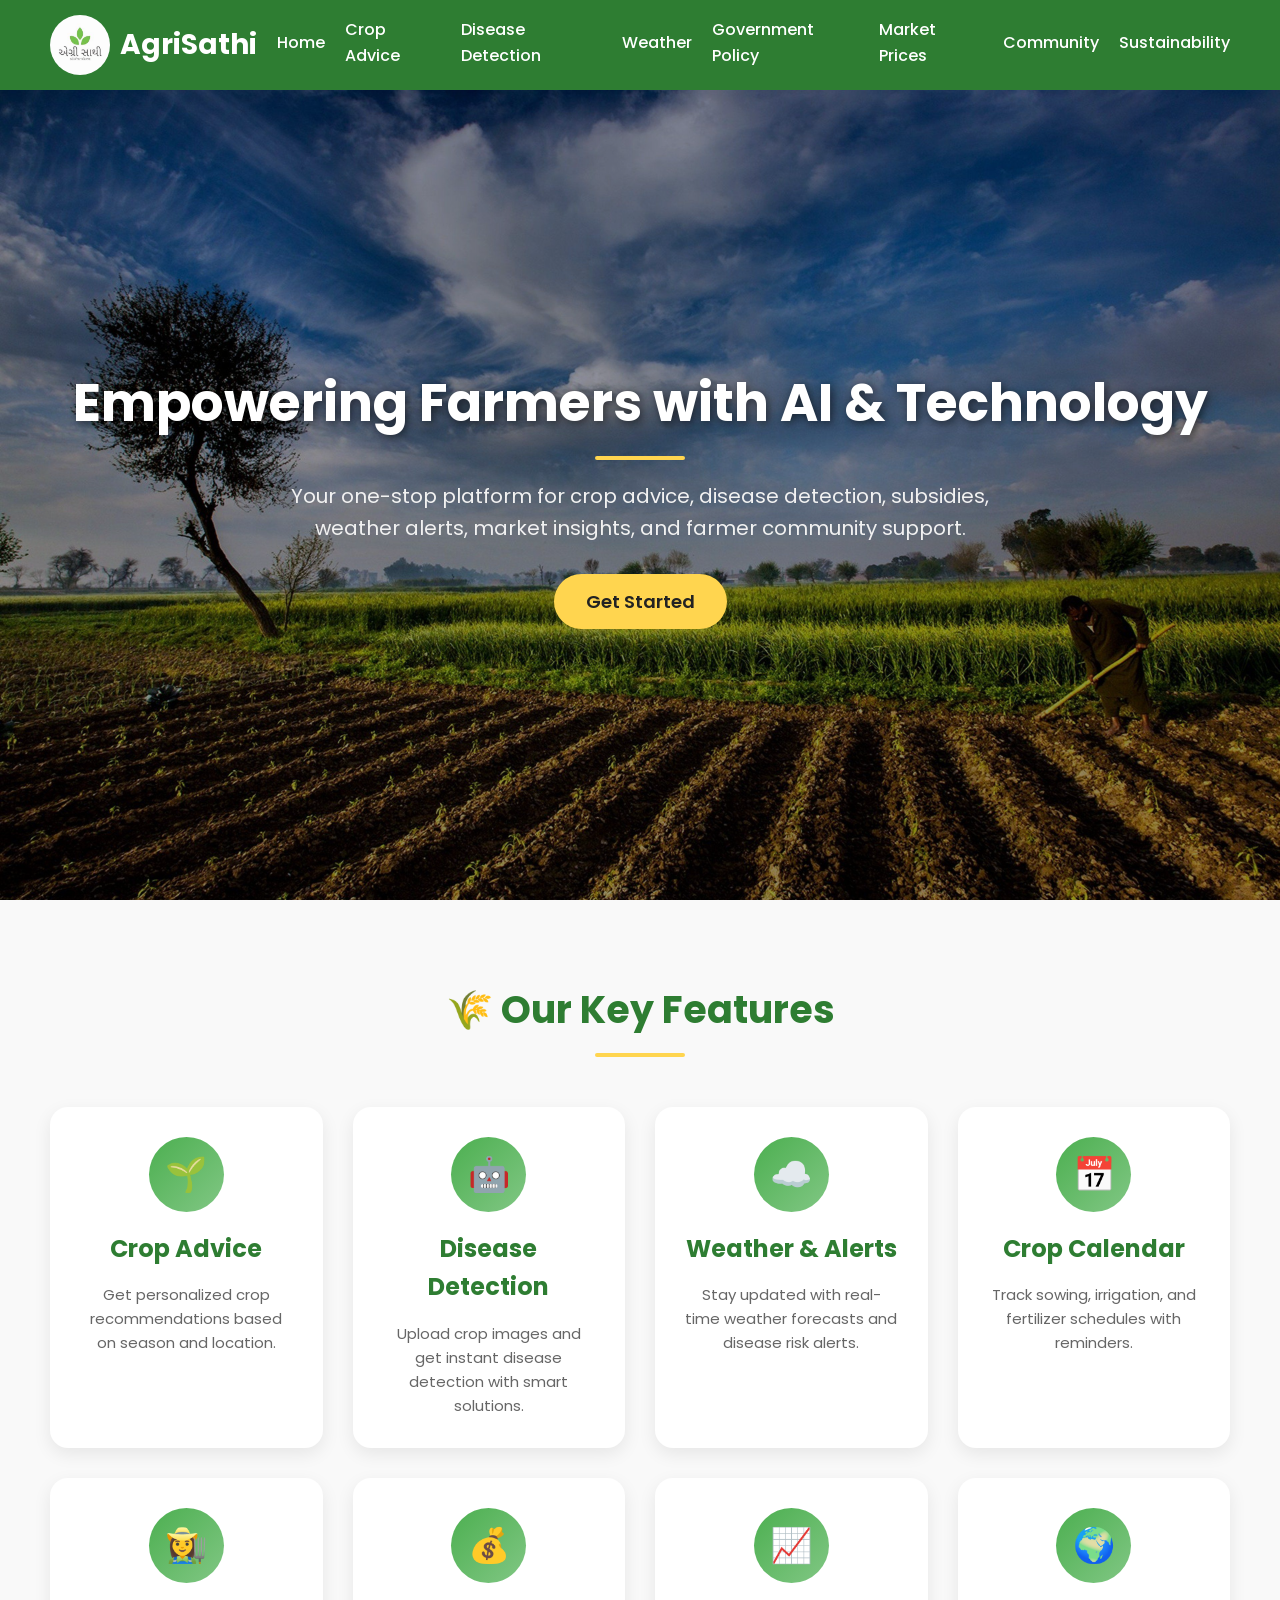
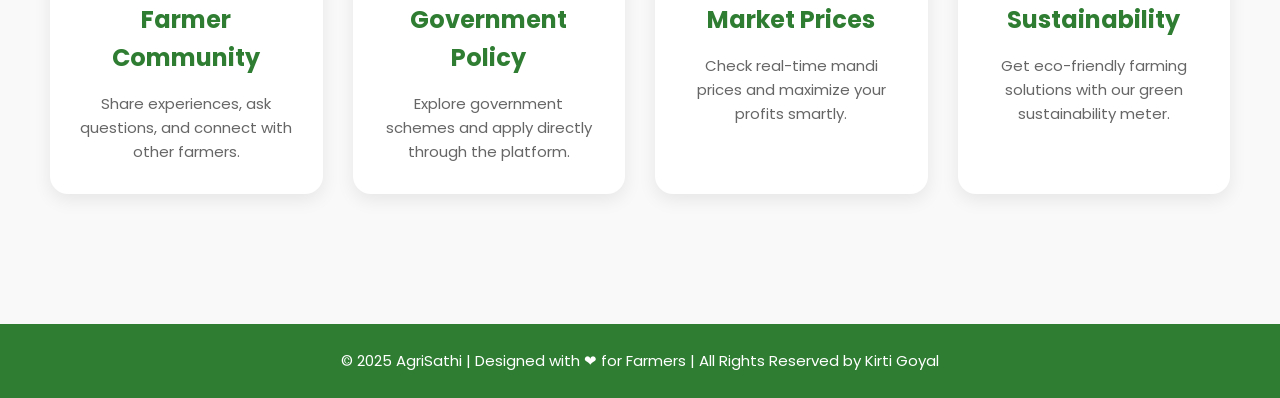
<file: index.html>
<!DOCTYPE html>
<html lang="en">

<head>
  <meta charset="UTF-8">
  <meta name="viewport" content="width=device-width, initial-scale=1.0">

  <title>AgriSathi - Smart Farming Platform</title>

  <!-- Google Font -->
  <link rel="preconnect" href="https://fonts.googleapis.com">
  <link rel="preconnect" href="https://fonts.gstatic.com" crossorigin>

  <link href="https://fonts.googleapis.com/css2?family=Poppins:wght@300;400;500;600;700&display=swap"
    rel="stylesheet">

  <!-- CSS File -->
  <link rel="stylesheet" href="style.css">
</head>

<body>

  <!-- ================= NAVBAR ================= -->

  <header>

    <div class="logo">
      <img src="images/logo.png" alt="AgriSathi Logo">
      <h1>AgriSathi</h1>
    </div>

    <!-- Mobile Menu Button -->
    <div class="menu-toggle" id="menu-toggle">
      ☰
    </div>

    <!-- Navigation -->
    <nav id="navbar">
      <a href="#features">Home</a>
      <a href="cropAdvice.html">Crop Advice</a>
      <a href="diseaseDetection.html">Disease Detection</a>
      <a href="weather.html">Weather</a>
      <a href="subsidies.html">Government Policy</a>
      <a href="marketPrice.html">Market Prices</a>
      <a href="community.html">Community</a>
      <a href="sustainability.html">Sustainability</a>
    </nav>

  </header>

  <!-- ================= HERO SECTION ================= -->

  <section class="hero">

    <h2>Empowering Farmers with AI & Technology</h2>

    <p>
      Your one-stop platform for crop advice, disease detection,
      subsidies, weather alerts, market insights, and farmer
      community support.
    </p>

    <a href="#features">
      <button>Get Started</button>
    </a>

  </section>

  <!-- ================= FEATURES SECTION ================= -->

  <section id="features">

    <h2>🌾 Our Key Features</h2>

    <div class="cards">

      <!-- Crop Advice -->
      <a href="cropAdvice.html" class="card">
        <div class="icon">🌱</div>
        <h3>Crop Advice</h3>
        <p>
          Get personalized crop recommendations based on
          season and location.
        </p>
      </a>

      <!-- Disease Detection -->
      <a href="diseaseDetection.html" class="card">
        <div class="icon">🤖</div>
        <h3>Disease Detection</h3>
        <p>
          Upload crop images and get instant disease
          detection with smart solutions.
        </p>
      </a>

      <!-- Weather -->
      <a href="weather.html" class="card">
        <div class="icon">☁️</div>
        <h3>Weather & Alerts</h3>
        <p>
          Stay updated with real-time weather forecasts
          and disease risk alerts.
        </p>
      </a>

      <!-- Crop Calendar -->
      <a href="cropCalender.html" class="card">
        <div class="icon">📅</div>
        <h3>Crop Calendar</h3>
        <p>
          Track sowing, irrigation, and fertilizer
          schedules with reminders.
        </p>
      </a>

      <!-- Farmer Community -->
      <a href="community.html" class="card">
        <div class="icon">👩‍🌾</div>
        <h3>Farmer Community</h3>
        <p>
          Share experiences, ask questions, and connect
          with other farmers.
        </p>
      </a>

      <!-- Government Policy -->
      <a href="subsidies.html" class="card">
        <div class="icon">💰</div>
        <h3>Government Policy</h3>
        <p>
          Explore government schemes and apply directly
          through the platform.
        </p>
      </a>

      <!-- Market Prices -->
      <a href="marketPrice.html" class="card">
        <div class="icon">📈</div>
        <h3>Market Prices</h3>
        <p>
          Check real-time mandi prices and maximize
          your profits smartly.
        </p>
      </a>

      <!-- Sustainability -->
      <a href="sustainability.html" class="card">
        <div class="icon">🌍</div>
        <h3>Sustainability</h3>
        <p>
          Get eco-friendly farming solutions with our
          green sustainability meter.
        </p>
      </a>

    </div>

  </section>

  <!-- ================= FOOTER ================= -->

  <footer>
    <p>
      © 2025 AgriSathi |
      Designed with ❤ for Farmers |
      All Rights Reserved by Kirti Goyal
    </p>
  </footer>

  <!-- ================= MOBILE MENU SCRIPT ================= -->

  <script>

    const menuToggle = document.getElementById("menu-toggle");
    const navbar = document.getElementById("navbar");

    menuToggle.addEventListener("click", () => {
      navbar.classList.toggle("active");
    });

  </script>

</body>

</html>
</file>
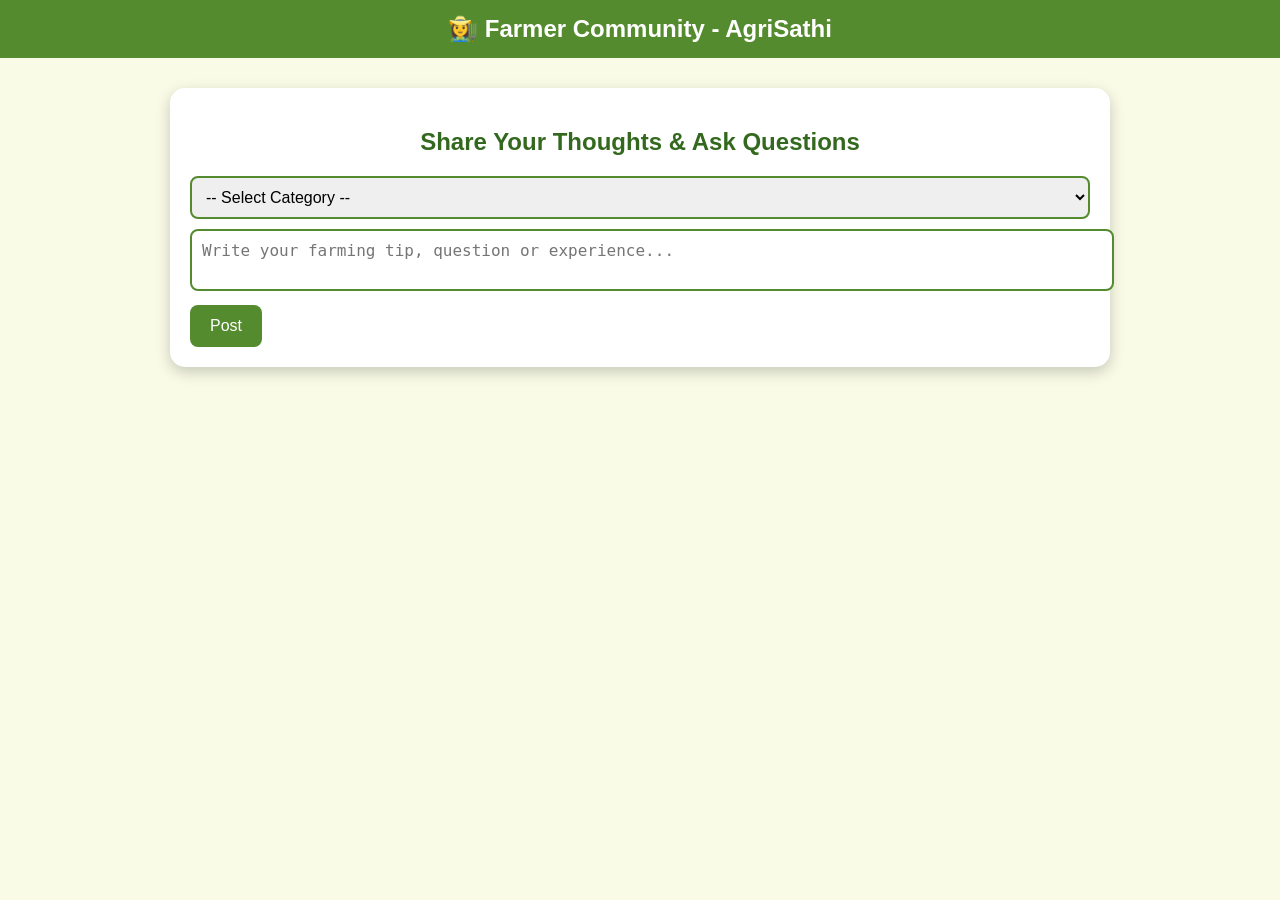
<file: community.html>
<!DOCTYPE html>
<html lang="en">
<head>
  <meta charset="UTF-8">
  <meta name="viewport" content="width=device-width, initial-scale=1.0">
  <title>Farmer Community - AgriSathi</title>
  <style>
    body {
      font-family: 'Poppins', sans-serif;
      background: #f9fbe7;
      margin: 0;
      padding: 0;
    }

    header {
      background: #558b2f;
      color: white;
      padding: 15px;
      text-align: center;
      font-size: 24px;
      font-weight: bold;
    }

    .container {
      max-width: 900px;
      margin: 30px auto;
      background: white;
      padding: 20px;
      border-radius: 15px;
      box-shadow: 0 5px 15px rgba(0,0,0,0.2);
    }

    h2 {
      text-align: center;
      color: #33691e;
    }

    .post-form textarea, .post-form select {
      width: 100%;
      padding: 10px;
      font-size: 16px;
      border-radius: 8px;
      border: 2px solid #558b2f;
      outline: none;
      margin-bottom: 10px;
      resize: none;
    }

    .post-form button {
      background: #558b2f;
      color: white;
      padding: 12px 20px;
      border: none;
      border-radius: 8px;
      cursor: pointer;
      font-size: 16px;
      transition: 0.3s;
    }

    .post-form button:hover {
      background: #33691e;
    }

    .post {
      background: #f1f8e9;
      padding: 15px;
      border-radius: 10px;
      margin-bottom: 20px;
      border-left: 6px solid #558b2f;
    }

    .post small {
      color: #666;
    }

    .actions {
      margin-top: 10px;
    }

    .actions button {
      background: none;
      border: none;
      color: #2e7d32;
      font-weight: bold;
      cursor: pointer;
      margin-right: 15px;
      transition: 0.3s;
    }

    .actions button:hover {
      color: #1b5e20;
    }

    .comment-section {
      margin-top: 10px;
      padding-left: 20px;
    }

    .comment {
      background: #e6ee9c;
      padding: 8px;
      border-radius: 6px;
      margin: 5px 0;
    }

    .comment-input {
      width: 90%;
      padding: 6px;
      border-radius: 6px;
      border: 1px solid #aaa;
    }

    .comment-btn {
      padding: 6px 10px;
      background: #558b2f;
      color: white;
      border: none;
      border-radius: 5px;
      cursor: pointer;
      margin-top: 5px;
    }

    .comment-btn:hover {
      background: #33691e;
    }
  </style>
</head>
<body>

  <header>👩‍🌾 Farmer Community - AgriSathi</header>

  <div class="container">
    <h2>Share Your Thoughts & Ask Questions</h2>

    <!-- Post Form -->
    <div class="post-form">
      <select id="category">
        <option value="">-- Select Category --</option>
        <option value="Crops">🌱 Crops</option>
        <option value="Irrigation">💧 Irrigation</option>
        <option value="Subsidy">💰 Subsidy</option>
        <option value="Pesticides">🧴 Pesticides</option>
        <option value="General">📢 General</option>
      </select>
      <textarea id="postInput" placeholder="Write your farming tip, question or experience..."></textarea>
      <button onclick="addPost()">Post</button>
    </div>

    <!-- Posts Section -->
    <div class="posts" id="posts"></div>
  </div>
<script>
  function loadPosts() {
    const posts = JSON.parse(localStorage.getItem("communityPosts")) || [];
    const postsDiv = document.getElementById("posts");
    postsDiv.innerHTML = "";

    posts.forEach((post, index) => {
      const postDiv = document.createElement("div");
      postDiv.classList.add("post");

      let commentsHTML = "";
      post.comments.forEach(c => {
        commentsHTML += `<div class="comment">${c}</div>`;
      });

      postDiv.innerHTML = `
        <p><b>[${post.category}]</b> ${post.text}</p>
        <small>📅 ${post.date}</small>
        <div class="actions">
          <button onclick="likePost(${index})">👍 Like (${post.likes})</button>
          <button onclick="toggleCommentBox(${index})">💬 Comment</button>
        </div>
        <div class="comment-section" id="comment-section-${index}" style="display:none;">
          ${commentsHTML}
          <input type="text" class="comment-input" id="comment-input-${index}" placeholder="Write a comment...">
          <button class="comment-btn" onclick="addComment(${index})">Add</button>
        </div>
      `;
      postsDiv.appendChild(postDiv);
    });
  }

  function addPost() {
    const input = document.getElementById("postInput");
    const category = document.getElementById("category").value;
    const text = input.value.trim();
    if (text === "" || category === "") {
      alert("Please select category and write something before posting.");
      return;
    }

    const posts = JSON.parse(localStorage.getItem("communityPosts")) || [];
    posts.unshift({
      category,
      text,
      date: new Date().toLocaleString(),
      likes: 0,
      comments: []
    });
    localStorage.setItem("communityPosts", JSON.stringify(posts));

    input.value = "";
    document.getElementById("category").value = "";
    loadPosts();
  }

  function likePost(index) {
    const posts = JSON.parse(localStorage.getItem("communityPosts")) || [];
    posts[index].likes++;
    localStorage.setItem("communityPosts", JSON.stringify(posts));
    loadPosts();
  }

  function addComment(index) {
    const input = document.getElementById(`comment-input-${index}`);
    const text = input.value.trim();
    if (text === "") return;

    const posts = JSON.parse(localStorage.getItem("communityPosts")) || [];
    posts[index].comments.push(text);
    localStorage.setItem("communityPosts", JSON.stringify(posts));
    loadPosts();
  }

  function toggleCommentBox(index) {
    const section = document.getElementById(`comment-section-${index}`);
    section.style.display = section.style.display === "none" ? "block" : "none";
  }

  loadPosts();
</script>

</body>
</html>
</file>
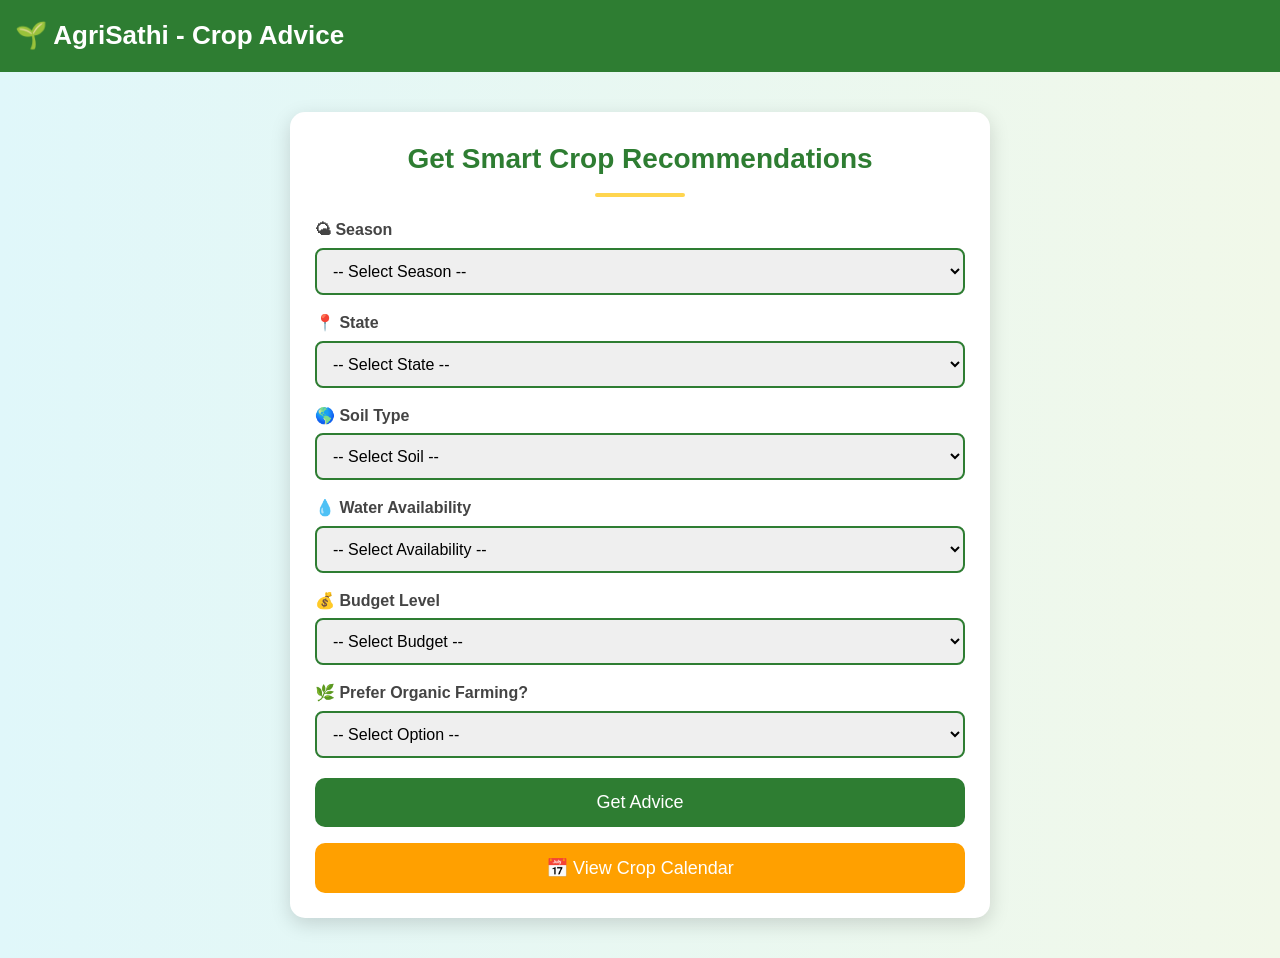
<file: cropAdvice.html>
<!DOCTYPE html>
<html lang="en">
<head>
  <meta charset="UTF-8" />
  <meta name="viewport" content="width=device-width, initial-scale=1.0" />
  <title>Crop Advice - AgriSathi</title>
  <link rel="stylesheet" href="style.css" />
  <style>
    body {
      font-family: 'Poppins', sans-serif;
      background: linear-gradient(to right, #e0f7fa, #f1f8e9);
      margin: 0;
      padding: 0;
    }

    header {
      background: #2e7d32;
      padding: 15px;
      text-align: center;
      color: white;
      font-size: 26px;
      font-weight: bold;
    }

    .advice-section {
      max-width: 700px;
      margin: 40px auto;
      padding: 25px;
      background: white;
      border-radius: 15px;
      box-shadow: 0 6px 20px rgba(0, 0, 0, 0.15);
      text-align: center;
      animation: fadeIn 1s ease-in-out;
    }

    @keyframes fadeIn {
      from {
        opacity: 0;
        transform: translateY(20px);
      }
      to {
        opacity: 1;
        transform: translateY(0);
      }
    }

    .advice-section h2 {
      margin-bottom: 20px;
      color: #2e7d32;
      font-size: 28px;
    }

    form {
      text-align: left;
    }

    label {
      display: block;
      font-weight: 600;
      margin: 15px 0 5px;
      color: #444;
    }

    select,
    input {
      width: 100%;
      padding: 12px;
      border: 2px solid #2e7d32;
      border-radius: 8px;
      font-size: 16px;
      outline: none;
      transition: 0.3s;
    }

    select:focus,
    input:focus {
      border-color: #66bb6a;
      box-shadow: 0 0 8px rgba(46, 125, 50, 0.4);
    }

    button {
      margin-top: 20px;
      width: 100%;
      padding: 14px;
      font-size: 18px;
      background: #2e7d32;
      color: white;
      border: none;
      border-radius: 10px;
      cursor: pointer;
      transition: 0.3s;
    }

    button:hover {
      background: #1b5e20;
      transform: scale(1.03);
    }

    #result {
      margin-top: 25px;
      padding: 20px;
      background: #e8f5e9;
      border-left: 6px solid #2e7d32;
      border-radius: 8px;
      font-size: 18px;
      display: none;
    }
  </style>
</head>
<body>
  <header>🌱 AgriSathi - Crop Advice</header>

  <section class="advice-section">
    <h2>Get Smart Crop Recommendations</h2>
    <form id="adviceForm">
      <label for="season">🌤 Season</label>
      <select id="season" required>
        <option value="">-- Select Season --</option>
        <option value="summer">Summer</option>
        <option value="monsoon">Monsoon</option>
        <option value="winter">Winter</option>
      </select>

      <label for="state">📍 State</label>
      <select id="state" required>
        <option value="">-- Select State --</option>
        <option value="Rajasthan">Rajasthan</option>
        <option value="Punjab">Punjab</option>
        <option value="Maharashtra">Maharashtra</option>
        <option value="UP">Uttar Pradesh</option>
      </select>

      <label for="soil">🌎 Soil Type</label>
      <select id="soil" required>
        <option value="">-- Select Soil --</option>
        <option value="black">Black Soil</option>
        <option value="red">Red Soil</option>
        <option value="alluvial">Alluvial Soil</option>
        <option value="sandy">Sandy Soil</option>
      </select>

      <label for="water">💧 Water Availability</label>
      <select id="water" required>
        <option value="">-- Select Availability --</option>
        <option value="low">Low</option>
        <option value="medium">Medium</option>
        <option value="high">High</option>
      </select>

      <label for="budget">💰 Budget Level</label>
      <select id="budget" required>
        <option value="">-- Select Budget --</option>
        <option value="low">Low Budget</option>
        <option value="medium">Medium Budget</option>
        <option value="high">High Budget</option>
      </select>

      <label for="organic">🌿 Prefer Organic Farming?</label>
      <select id="organic" required>
        <option value="">-- Select Option --</option>
        <option value="yes">Yes</option>
        <option value="no">No</option>
      </select>

      <button type="submit">Get Advice</button>
    </form>

    <div id="result"></div>
<button id="toCalendar" style="margin-top:16px;background:#ffa000;color:#fff;border-radius:10px;border:none;padding:14px 0;font-size:18px;cursor:pointer;transition:0.3s;">
  📅 View Crop Calendar
</button>
  </section>

  <script>
    async function getExternalAdvice(state, season, soil, water, organic) {
      const apiKey = "YOUR_AGRIO_API_KEY";
      const url = `https://api.agrio.app/advisory?state=${state}&season=${season}&soil=${soil}&water=${water}`;

      try {
        const res = await fetch(url, {
          method: "GET",
          headers: {
            "Authorization": `Bearer ${apiKey}`,
            "Content-Type": "application/json"
          }
        });
        if (res.ok) {
          const json = await res.json();
          return json.recommendedCrops;
        } else {
          throw new Error("API not OK");
        }
      } catch (error) {
        console.log("API error, using local data:", error);
        return null;
      }
    }

    document.getElementById("adviceForm").addEventListener("submit", async function (event) {
      event.preventDefault();

      const season = document.getElementById("season").value;
      const state = document.getElementById("state").value;
      const soil = document.getElementById("soil").value;
      const water = document.getElementById("water").value;
      const budget = document.getElementById("budget").value;
      const organic = document.getElementById("organic").value;

      let advice = "<h3>✅ Based on Inputs:</h3>";

      const external = await getExternalAdvice(state, season, soil, water, organic);
      if (external && external.length > 0) {
        advice += `<p>Suggested (via API): ${external.join(", ")}</p>`;
      } else {
        const local = {
          "Rajasthan": {
            "monsoon": ["Bajra", "Moong", "Groundnut"],
            "winter": ["Wheat", "Barley"]
          },
          "Maharashtra": {
            "monsoon": ["Bajra", "Moong", "Groundnut"],
            "winter": ["Wheat", "Barley"]
          },
          "UP": {
            "monsoon": ["Bajra", "Moong", "Groundnut"],
            "winter": ["Wheat", "Barley"]
          },
          "Punjab": {
            "monsoon": ["Paddy", "Maize"],
            "winter": ["Wheat", "Mustard"]
          }
        };
        if (local[state] && local[state][season]) {
          advice += `<p>Suggested (local): ${local[state][season].join(", ")}</p>`;
        } else {
          advice += "<p>No suggestion found. Try adjusting soil, water or season.</p>";
        }
      }

      if (organic === "yes") {
        advice += "<p>🌿 You prefer organic farming, consider using organic fertilizers and biopesticides.</p>";
      }

      const resultDiv = document.getElementById("result");
      resultDiv.style.display = "block";
      resultDiv.innerHTML = advice;

      document.getElementById("toCalendar").addEventListener("click", function () {
  // Change the path below to your crop calendar file or route
  window.location.href = "cropCalender.html";
});
    });
  </script>
</body>
</html>
</file>
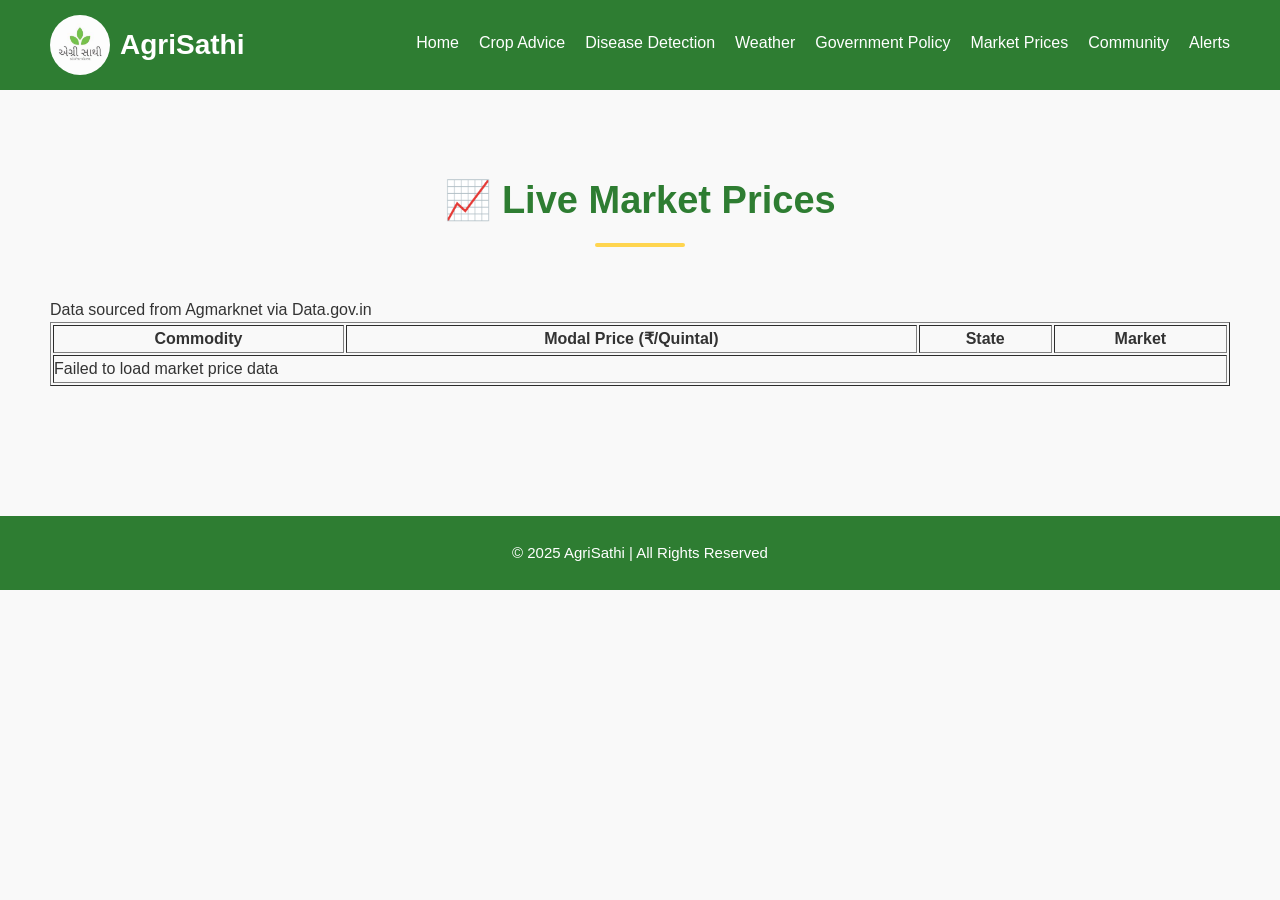
<file: marketPrice.html>
<!DOCTYPE html>
<html lang="en">
<head>
  <meta charset="UTF-8">
  <meta name="viewport" content="width=device-width, initial-scale=1.0">
  <title>Market Prices - AgriSathi</title>
  <link rel="stylesheet" href="style.css">
</head>
<body>
  <header>
    <div class="logo">
      <img src="images/logo.png" alt="AgriSathi Logo">
      <h1>AgriSathi</h1>
    </div>
    <nav>
      <a href="index.html">Home</a>
      <a href="cropAdvice.html">Crop Advice</a>
      <a href="diseaseDetection.html">Disease Detection</a>
      <a href="weather.html">Weather</a>
      <a href="subsidies.html">Government Policy</a>
      <a href="marketPrice.html" class="active">Market Prices</a>
      <a href="community.html">Community</a>
      <a href="alerts.html">Alerts</a>
    </nav>
  </header>

  <section>
    <h2>📈 Live Market Prices</h2>
    <p>Data sourced from Agmarknet via Data.gov.in</p>

    <table border="1" cellpadding="10" width="100%">
      <thead>
        <tr>
          <th>Commodity</th>
          <th>Modal Price (₹/Quintal)</th>
          <th>State</th>
          <th>Market</th>
        </tr>
      </thead>
      <tbody id="priceTable">
        <tr><td colspan="4">Loading...</td></tr>
      </tbody>
    </table>
  </section>

  <footer>
    <p>© 2025 AgriSathi | All Rights Reserved</p>
  </footer>

  <script src="market.js"></script>
</body>
</html>
</file>
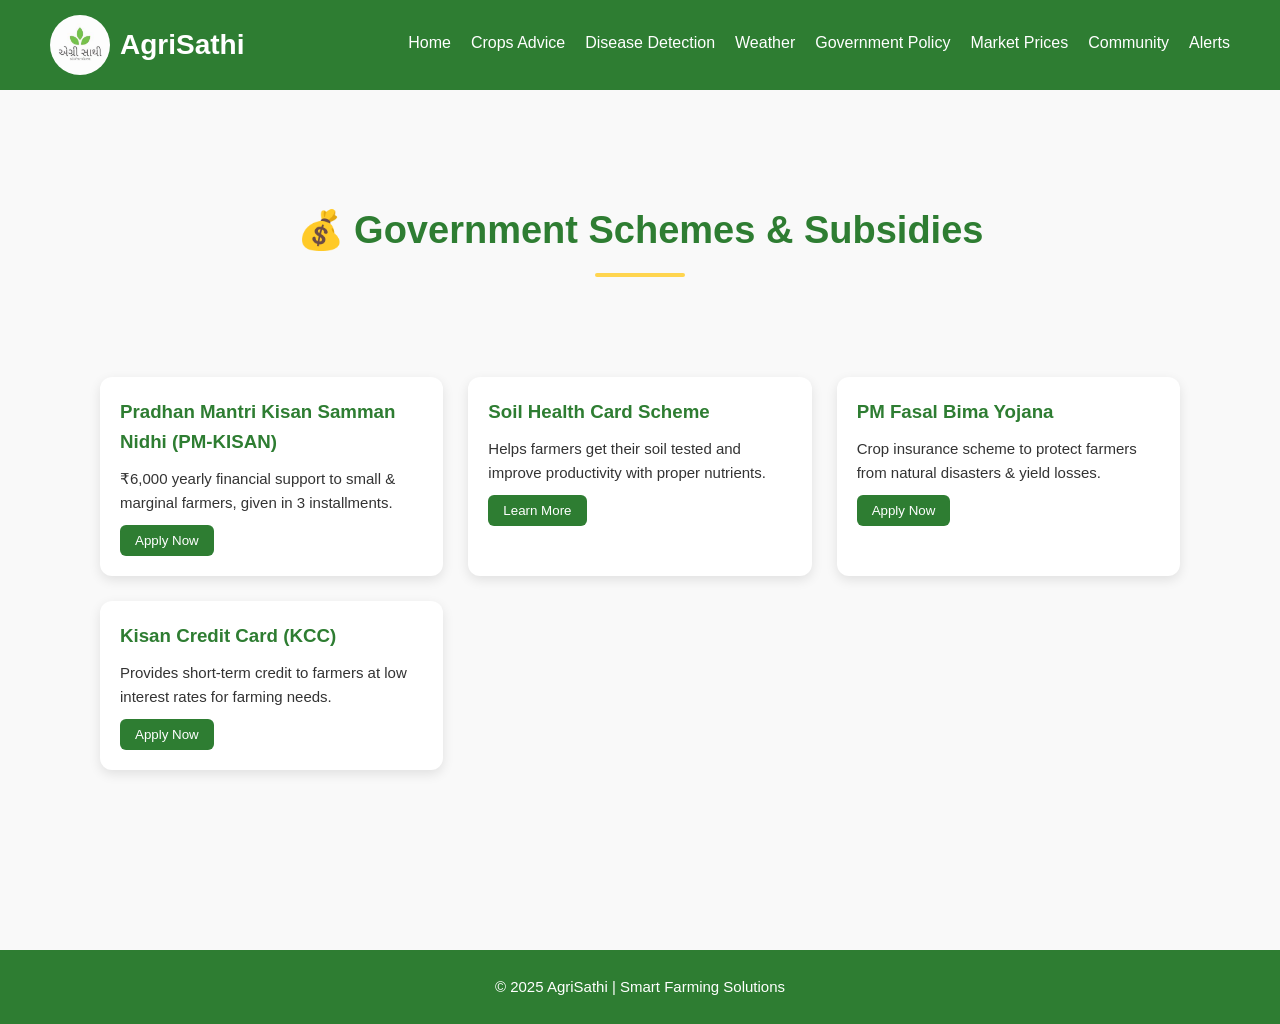
<file: subsidies.html>
<!DOCTYPE html>
<html lang="en">
<head>
  <meta charset="UTF-8">
  <meta name="viewport" content="width=device-width, initial-scale=1.0">
  <title>Government Policies - AgriSathi</title>
  <link rel="stylesheet" href="style.css">
  <style>
    .subsidy-container {
      padding: 50px;
      display: grid;
      grid-template-columns: repeat(auto-fit, minmax(280px, 1fr));
      gap: 25px;
    }
    .subsidy-card {
      background: #fff;
      padding: 20px;
      border-radius: 12px;
      box-shadow: 0 4px 12px rgba(0,0,0,0.1);
      transition: 0.3s;
    }
    .subsidy-card:hover {
      transform: translateY(-6px);
    }
    .subsidy-card h3 {
      color: #2e7d32;
      margin-bottom: 10px;
    }
    .subsidy-card p {
      font-size: 15px;
      margin-bottom: 10px;
    }
    .subsidy-card button {
      padding: 8px 15px;
      border: none;
      background: #2e7d32;
      color: white;
      border-radius: 6px;
      cursor: pointer;
      transition: 0.3s;
    }
    .subsidy-card button:hover {
      background: #1b5e20;
    }
  </style>
</head>
<body>

<header>
  <div class="logo">
    <img src="images/logo.png" alt="AgriSathi Logo">
    <h1>AgriSathi</h1>
  </div>
  <nav>
    <a href="index.html">Home</a>
    <a href="cropAdvice.html">Crops Advice</a>
    <a href="diseaseDetection.html">Disease Detection</a>
    <a href="weather.html">Weather</a>
    <a href="subsidies.html" class="active">Government Policy</a>
    <a href="marketPrice.html">Market Prices</a>
    <a href="community.html">Community</a>
    <a href="alerts.html">Alerts</a>
  </nav>
</header>

<section>
  <h2 style="text-align:center; margin-top:30px;">💰 Government Schemes & Subsidies</h2>
  <div class="subsidy-container">
    
    <div class="subsidy-card">
      <h3>Pradhan Mantri Kisan Samman Nidhi (PM-KISAN)</h3>
      <p>₹6,000 yearly financial support to small & marginal farmers, given in 3 installments.</p>
      <a href="https://pmkisan.gov.in/" target="_blank">
      <button>Apply Now</button>
      </a>
    </div>
    
    <div class="subsidy-card">
      <h3>Soil Health Card Scheme</h3>
      <p>Helps farmers get their soil tested and improve productivity with proper nutrients.</p>
      <a href="https://soilhealth.dac.gov.in/home" target="_blank">
      <button>Learn More</button>
      </a>
    </div>
    
    <div class="subsidy-card">
      <h3>PM Fasal Bima Yojana</h3>
      <p>Crop insurance scheme to protect farmers from natural disasters & yield losses.</p>
      <a href="https://pmfby.gov.in/" target="_blank">
      <button>Apply Now</button>
      </a>
    </div>
    
    <div class="subsidy-card">
      <h3>Kisan Credit Card (KCC)</h3>
      <p>Provides short-term credit to farmers at low interest rates for farming needs.</p>
      <a href="https://www.myscheme.gov.in/schemes/kcc" target="_blank">
      <button>Apply Now</button>
      </a>
    </div>

  </div>
</section>

<footer>
  <p>© 2025 AgriSathi | Smart Farming Solutions</p>
</footer>

</body>
</html>
</file>
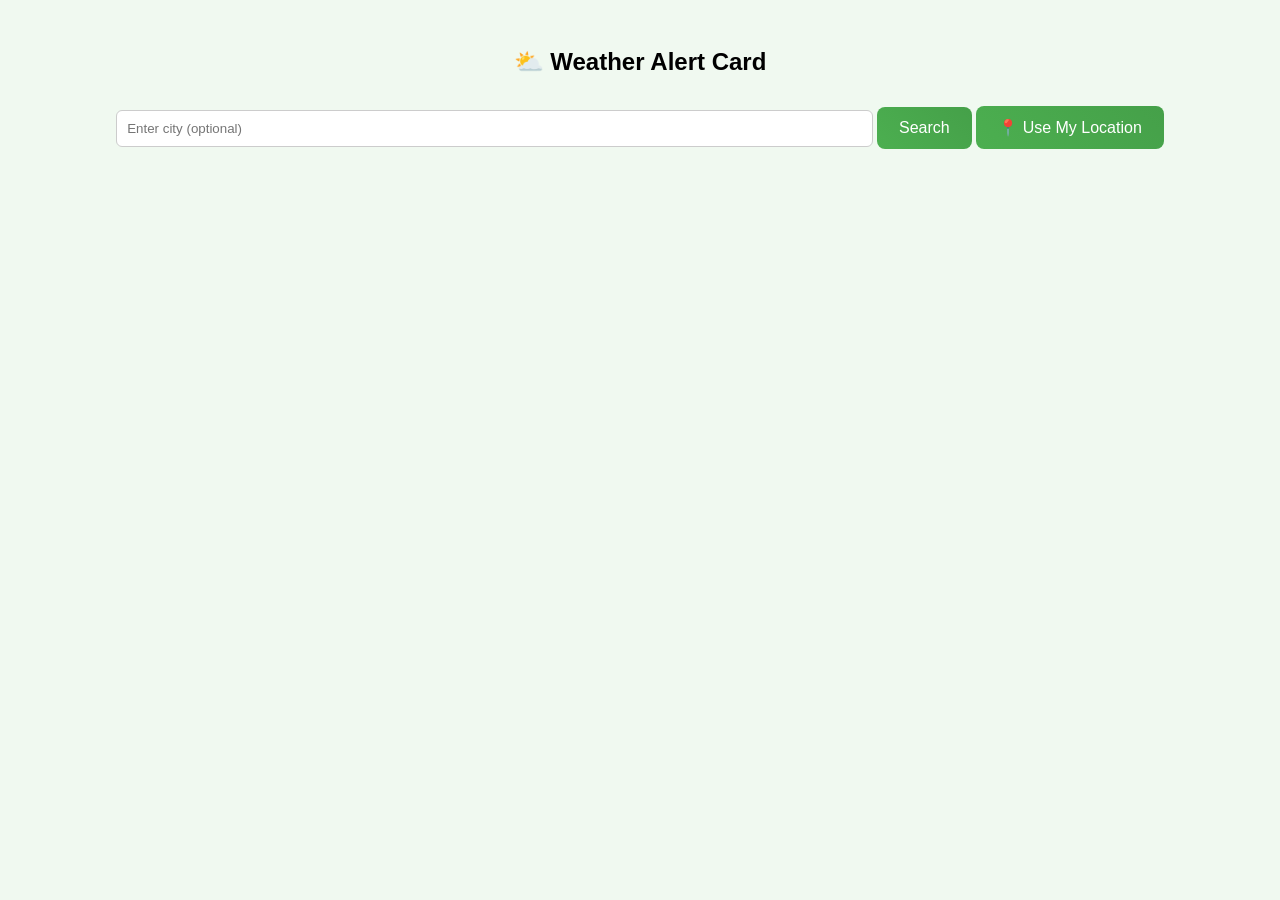
<file: weather.html>
<!DOCTYPE html>
<html lang="en">
<head>
  <meta charset="UTF-8">
  <meta name="viewport" content="width=device-width, initial-scale=1.0">
  <title>AgriSathi - Weather Alerts</title>
  <style>
    body {
      font-family: "Poppins", sans-serif;
      background: #f0f9f0;
      text-align: center;
      padding: 20px;
    }
    .card {
      background: #fff;
      padding: 20px;
      margin: 15px auto;
      border-radius: 16px;
      max-width: 420px;
      box-shadow: 0 6px 12px rgba(0,0,0,0.1);
      transition: 0.3s;
    }
    .card:hover {
      transform: scale(1.02);
    }
    .alert {
      color: red;
      font-weight: bold;
      margin-top: 10px;
    }
    button {
      background: linear-gradient(45deg, #4CAF50, #45a049);
      color: white;
      border: none;
      padding: 12px 22px;
      border-radius: 8px;
      cursor: pointer;
      font-size: 16px;
      margin-top: 10px;
    }
    button:hover {
      background: linear-gradient(45deg, #45a049, #4CAF50);
    }
    input {
      padding: 10px;
      border: 1px solid #ccc;
      border-radius: 6px;
      width: 60%;
    }
  </style>
</head>
<body>

  <h2>⛅ Weather Alert Card</h2>

  <div>
    <input type="text" id="cityInput" placeholder="Enter city (optional)">
    <button onclick="getWeatherByCity()">Search</button>
    <button onclick="getWeatherByLocation()">📍 Use My Location</button>
  </div>

  <div id="weather-card"></div>

  <script>
    // Function: Get Weather by City (manual input)
    async function getWeatherByCity() {
      const city = document.getElementById("cityInput").value.trim();
      if (!city) {
        alert("Please enter a city name");
        return;
      }

      try {
        // Get lat/lon using Open-Meteo geocoding API
       const geoRes = await fetch(`https://geocoding-api.open-meteo.com/v1/search?name=${city}&count=1`);
        const geoData = await geoRes.json();

        if (!geoData.results || geoData.results.length === 0) {
          alert("City not found");
          return;
        }

        const { latitude, longitude, name, country } = geoData.results[0];
       fetchWeather(latitude, longitude, `${name}, ${country}`);
      } catch (error) {
        console.error("Error fetching city:", error);
        alert("Error finding city");
      }
    }

    // Function: Get Weather by GPS
    function getWeatherByLocation() {
      if (navigator.geolocation) {
        navigator.geolocation.getCurrentPosition(
          position => {
            const lat = position.coords.latitude;
            const lon = position.coords.longitude;
            fetchWeather(lat, lon, "Your Location");
          },
          error => {
            alert("Unable to fetch location. Please enter city manually.");
            console.error(error);
          }
        );
      } else {
        alert("Geolocation not supported by your browser");
      }
    }

    // Core Function: Fetch weather data
    async function fetchWeather(lat, lon, placeName) {
      const weatherCard = document.getElementById("weather-card");

      try {
        const response = await fetch(
          `https://api.open-meteo.com/v1/forecast?latitude=${lat}&longitude=${lon}&current_weather=true&hourly=precipitation`
        );
        const data = await response.json();

        const weather = data.current_weather;
        const temperature = weather.temperature;
        const wind = weather.windspeed;

        // Rainfall forecast for next 24 hours
        const rainData = data.hourly.precipitation.slice(0, 24);
        const maxRain = Math.max(...rainData);

        // Alerts
        let alertMsg = "✅ Safe weather for farming.";
        if (maxRain > 20) {
          alertMsg = "⚠ Heavy rainfall expected! Take precautions.";
        } else if (wind > 40) {
          alertMsg = "⚠ Strong winds! Protect crops.";
        } else if (temperature > 40) {
          alertMsg = "⚠ Heatwave alert! Ensure irrigation.";
        }

        weatherCard.innerHTML = `
          <div class="card">
            <h3>📍 Location: ${placeName}</h3>
            <p><b>Temperature:</b> ${temperature} °C</p>
            <p><b>Wind Speed:</b> ${wind} km/h</p>
            <p><b>Max Rain (next 24h):</b> ${maxRain} mm</p>
            <p class="alert">${alertMsg}</p>
          </div>
        `;
      } catch (error) {
        weatherCard.innerHTML = `<p style="color:red;">❌ Error fetching weather data</p>`;
        console.error(error);
      }
    }

    // Auto-detect location on page load
    window.onload = getWeatherByLocation;
  </script>

</body>
</html>
</file>
<file: style.css>
/* ================= GLOBAL ================= */

*{
  margin: 0;
  padding: 0;
  box-sizing: border-box;
  font-family: 'Poppins', sans-serif;
}

html{
  scroll-behavior: smooth;
}

body{
  background: #f9f9f9;
  color: #333;
  line-height: 1.6;
  overflow-x: hidden;
}

/* ================= NAVBAR ================= */

header{
  width: 100%;
  padding: 15px 50px;
  background: #2e7d32;
  color: white;
  display: flex;
  justify-content: space-between;
  align-items: center;
  position: sticky;
  top: 0;
  z-index: 1000;
}

.logo{
  display: flex;
  align-items: center;
}

.logo img{
  height: 60px;
  width: 60px;
  object-fit: cover;
  margin-right: 10px;
  border-radius: 50%;
}

.logo h1{
  font-size: 28px;
  font-weight: 700;
  color: white;
}

/* ================= NAV LINKS ================= */

nav{
  display: flex;
  align-items: center;
}

nav a{
  margin-left: 20px;
  text-decoration: none;
  color: white;
  font-weight: 500;
  transition: 0.3s;
  padding-bottom: 5px;
}

nav a:hover{
  color: #ffd54f;
  border-bottom: 2px solid #ffd54f;
}

/* ================= MOBILE MENU BUTTON ================= */

.menu-toggle{
  display: none;
  font-size: 30px;
  cursor: pointer;
  color: white;
}

/* ================= HERO SECTION ================= */

.hero{
  min-height: 90vh;
  background: url('images/farm.png') center/cover no-repeat;
  display: flex;
  justify-content: center;
  align-items: center;
  flex-direction: column;
  text-align: center;
  padding: 20px;
  position: relative;
}

/* Dark overlay */

.hero::before{
  content: "";
  position: absolute;
  inset: 0;
  background: rgba(0,0,0,0.4);
}

.hero h2,
.hero p,
.hero a{
  position: relative;
  z-index: 1;
}

.hero h2{
  font-size: 52px;
  color: white;
  margin-bottom: 20px;
  text-shadow: 2px 2px 10px rgba(0,0,0,0.6);
}

.hero p{
  max-width: 750px;
  color: #f1f1f1;
  font-size: 20px;
  margin-bottom: 30px;
}

/* ================= BUTTON ================= */

.hero button{
  padding: 14px 32px;
  border: none;
  border-radius: 30px;
  background: #ffd54f;
  color: #222;
  font-size: 18px;
  font-weight: 600;
  cursor: pointer;
  transition: 0.3s;
}

.hero button:hover{
  background: #fbc02d;
  transform: scale(1.05);
}

/* ================= SECTION ================= */

section{
  padding: 80px 50px;
}

section h2{
  text-align: center;
  font-size: 38px;
  color: #2e7d32;
  margin-bottom: 50px;
  position: relative;
}

section h2::after{
  content: "";
  width: 90px;
  height: 4px;
  background: #ffd54f;
  display: block;
  margin: 12px auto 0;
  border-radius: 5px;
}

/* ================= CARDS ================= */

.cards{
  display: grid;
  grid-template-columns: repeat(auto-fit, minmax(260px, 1fr));
  gap: 30px;
}

.card{
  background: white;
  padding: 30px;
  border-radius: 18px;
  text-align: center;
  text-decoration: none;
  color: inherit;
  box-shadow: 0 6px 18px rgba(0,0,0,0.08);
  transition: 0.3s;
}

.card:hover{
  transform: translateY(-10px);
  box-shadow: 0 12px 25px rgba(0,0,0,0.15);
}

.icon{
  width: 75px;
  height: 75px;
  margin: auto;
  margin-bottom: 18px;
  display: flex;
  align-items: center;
  justify-content: center;
  font-size: 34px;
  color: white;
  border-radius: 50%;
  background: linear-gradient(135deg, #4caf50, #81c784);
}

.card h3{
  font-size: 24px;
  color: #2e7d32;
  margin-bottom: 15px;
}

.card p{
  color: #666;
  font-size: 15px;
}

/* ================= FOOTER ================= */

footer{
  background: #2e7d32;
  color: white;
  text-align: center;
  padding: 25px;
  font-size: 15px;
  margin-top: 50px;
}

/* ================= TABLET ================= */

@media (max-width: 992px){

  header{
    padding: 15px 25px;
  }

  .hero h2{
    font-size: 42px;
  }

  .hero p{
    font-size: 18px;
  }

  section{
    padding: 70px 25px;
  }
}

/* ================= MOBILE ================= */

@media (max-width: 768px){

  header{
    flex-wrap: wrap;
    padding: 15px 20px;
  }

  .menu-toggle{
    display: block;
  }

  nav{
    display: none;
    flex-direction: column;
    width: 100%;
    background: #2e7d32;
    margin-top: 15px;
    padding: 10px 0;
    border-top: 1px solid rgba(255,255,255,0.2);
  }

  nav.active{
    display: flex;
  }

  nav a{
    margin: 12px 0;
    text-align: center;
  }

  .hero{
    min-height: 80vh;
  }

  .hero h2{
    font-size: 34px;
  }

  .hero p{
    font-size: 16px;
  }

  .hero button{
    width: 100%;
    max-width: 250px;
    font-size: 16px;
    padding: 12px;
  }

  section{
    padding: 60px 20px;
  }

  section h2{
    font-size: 30px;
  }

  .cards{
    grid-template-columns: 1fr;
  }
}

/* ================= SMALL MOBILE ================= */

@media (max-width: 480px){

  .logo img{
    height: 50px;
    width: 50px;
  }

  .logo h1{
    font-size: 22px;
  }

  .hero h2{
    font-size: 28px;
  }

  .hero p{
    font-size: 15px;
  }

  .card{
    padding: 25px 20px;
  }

  .card h3{
    font-size: 22px;
  }

  footer{
    font-size: 13px;
    padding: 18px;
  }
}
</file>
